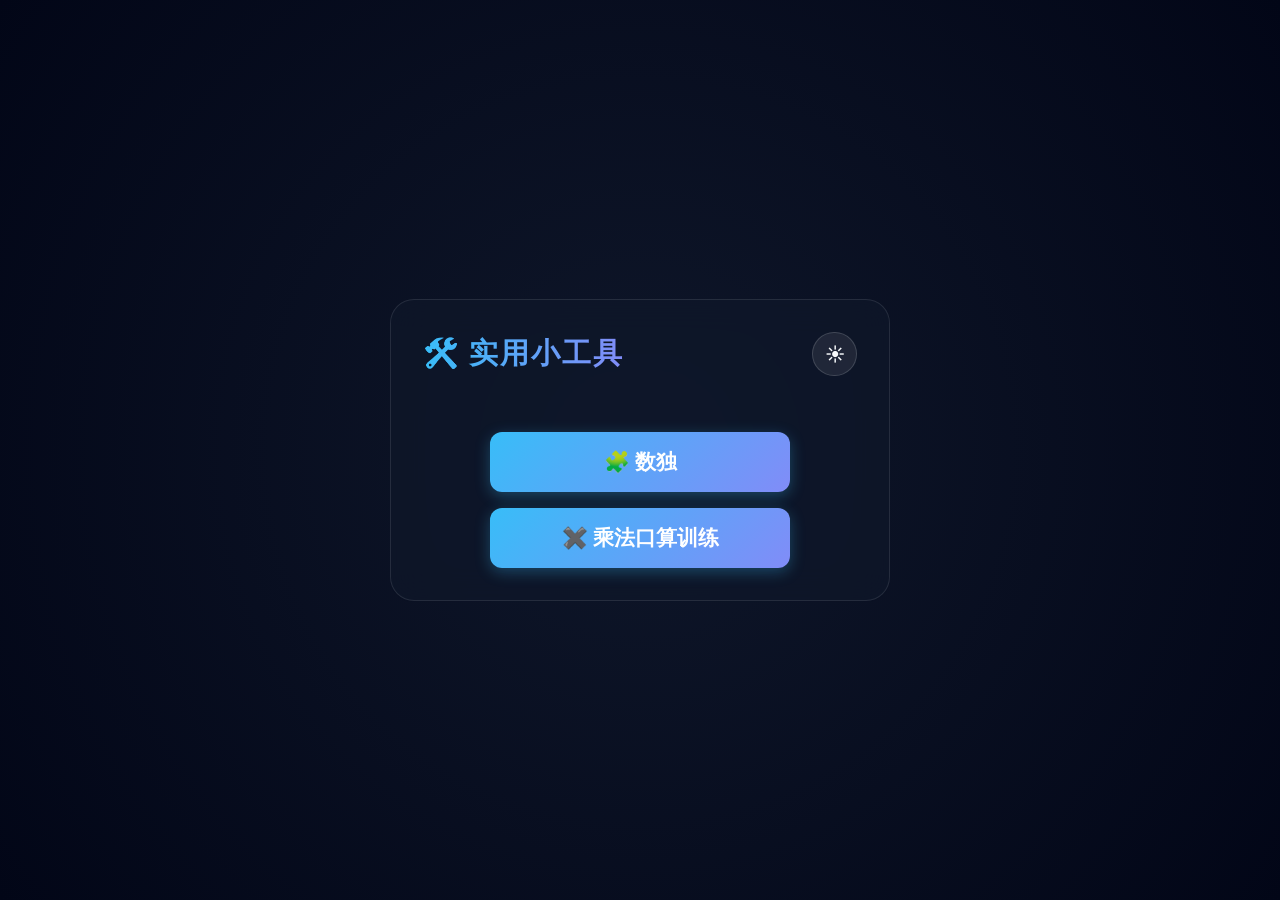
<file: index.html>
<!DOCTYPE html>
<html lang="zh-CN">
<head>
  <meta charset="UTF-8">
  <meta name="viewport" content="width=device-width, initial-scale=1.0, maximum-scale=1.0, user-scalable=no">
  <title>实用小工具集</title>
  <link rel="preconnect" href="https://fonts.googleapis.com">
  <link rel="preconnect" href="https://fonts.gstatic.com" crossorigin>
  <link href="https://fonts.googleapis.com/css2?family=Inter:wght@400;500;600;700&display=swap" rel="stylesheet">
  <link rel="stylesheet" href="style.css">
  <style>
    .tools-list {
      display: flex;
      flex-direction: column;
      align-items: center;
      gap: 1rem;
      margin-top: 2rem;
    }
    
    a.btn {
      text-decoration: none;
    }
  </style>
</head>
<body>
  <div class="game-container">
    <div style="display: flex; justify-content: space-between; align-items: center;">
      <h1>🛠️ 实用小工具</h1>
      <button class="btn" onclick="toggleTheme()" style="padding: 0.4rem; font-size: 1.2rem; border-radius: 50%; width: 2.8rem; height: 2.8rem; flex-shrink: 0;" id="theme-btn">☀️</button>
    </div>
    
    <div class="tools-list">
      <a href="shudu.html" class="btn btn-block primary">
        🧩 数独
      </a>
      <a href="3xia-product.html" class="btn btn-block primary">
        ✖️ 乘法口算训练
      </a>
    </div>
  </div>

  <script>
    function initTheme() {
      if (localStorage.getItem('theme') === 'light') {
        document.documentElement.classList.add('light-mode');
        document.getElementById('theme-btn').textContent = '🌙';
      }
    }

    function toggleTheme() {
      const isLight = document.documentElement.classList.toggle('light-mode');
      document.getElementById('theme-btn').textContent = isLight ? '🌙' : '☀️';
      localStorage.setItem('theme', isLight ? 'light' : 'dark');
    }

    initTheme();
  </script>
</body>
</html>
</file>
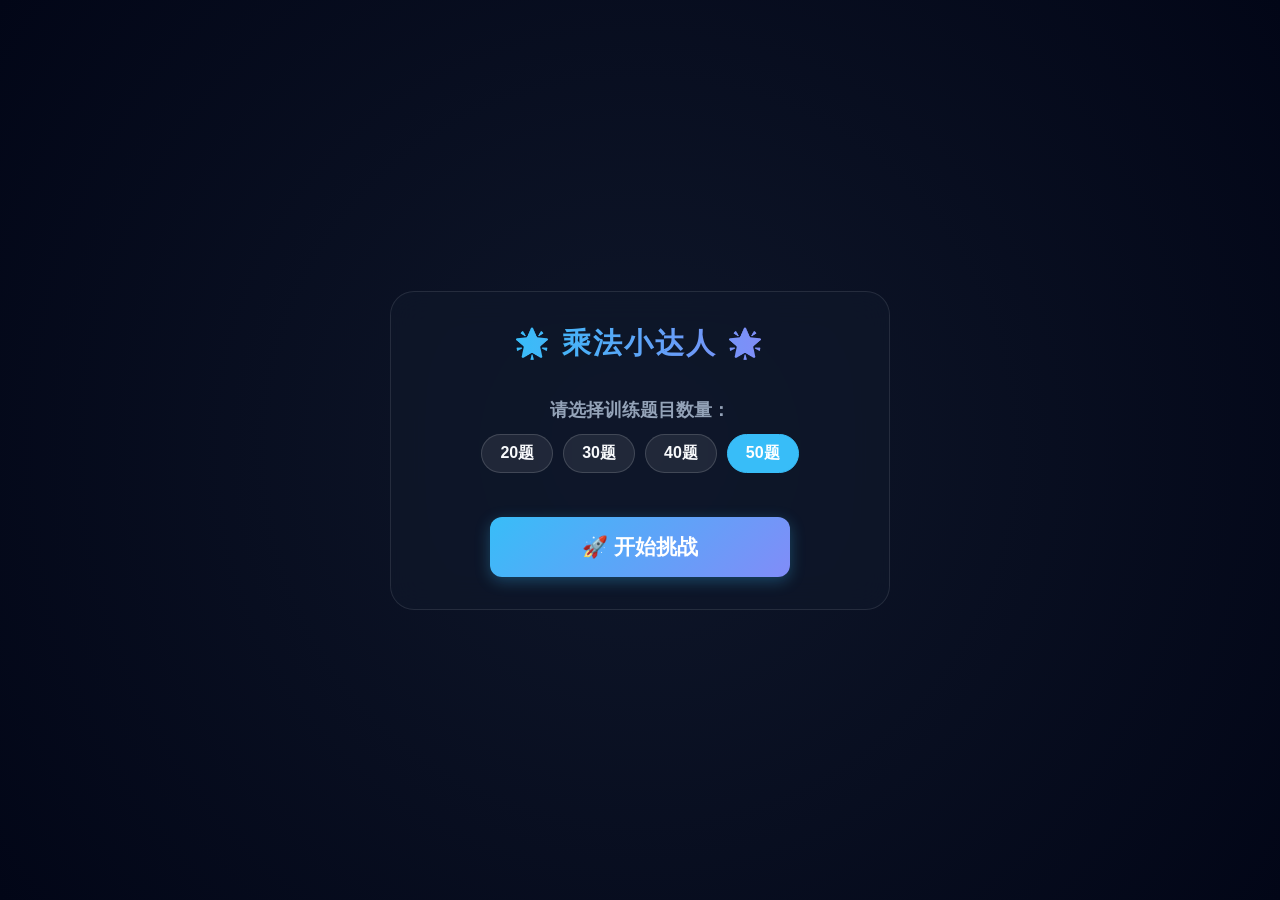
<file: 3xia-product.html>
<!DOCTYPE html>
<html lang="zh-CN">
<head>
  <meta charset="UTF-8">
  <meta name="viewport" content="width=device-width, initial-scale=1.0, maximum-scale=1.0, user-scalable=no">
  <title>小学生乘法口算训练</title>
  <link rel="stylesheet" href="style.css">
  <style>
    .screen {
      display: flex;
      flex-direction: column;
      align-items: center;
      justify-content: center;
      width: 100%;
    }

    .options-group {
      display: flex;
      justify-content: center;
      gap: 10px;
      margin-bottom: 20px;
      flex-wrap: wrap;
    }
    .options-group input[type="radio"] {
      display: none;
    }
    .option-btn {
      display: inline-block;
      padding: 8px 18px;
      background: var(--btn-bg);
      border: 1px solid var(--btn-border);
      border-radius: 20px;
      cursor: pointer;
      transition: all 0.2s;
      font-weight: bold;
      color: var(--text-main);
    }
    .options-group input[type="radio"]:checked + .option-btn {
      background: var(--color-input);
      color: #fff;
      border-color: var(--color-input);
    }

    .progress-bar-container {
      width: 100%;
      height: 12px;
      background: rgba(0,0,0,0.1);
      border-radius: 10px;
      margin-bottom: 15px;
      overflow: hidden;
    }

    .progress-bar {
      height: 100%;
      width: 0%;
      background: var(--color-input);
      border-radius: 10px;
      transition: width 0.4s;
    }

    .question-row {
      display: flex;
      align-items: center;
      justify-content: center;
      font-size: clamp(2rem, 8vw, 3.5rem);
      font-weight: 700;
      color: var(--text-main);
      margin: 30px 0;
      flex-wrap: wrap;
    }

    .input-field {
      font-family: inherit;
      font-size: clamp(2rem, 8vw, 3rem);
      font-weight: 700;
      width: clamp(100px, 25vw, 150px);
      text-align: center;
      border: 2px solid var(--border-color);
      border-radius: 16px;
      padding: 5px 10px;
      margin: 10px;
      background: var(--cell-bg);
      color: var(--text-main);
      outline: none;
      transition: all 0.3s ease;
    }

    .input-field:focus {
      border-color: var(--color-input);
    }

    input[type=number]::-webkit-inner-spin-button, 
    input[type=number]::-webkit-outer-spin-button { 
      -webkit-appearance: none; 
      margin: 0; 
    }
    input[type=number] {
      -moz-appearance: textfield;
    }

    @keyframes shake {
      0%, 100% { transform: translateX(0); }
      20% { transform: translateX(-12px); }
      40% { transform: translateX(12px); }
      60% { transform: translateX(-6px); }
      80% { transform: translateX(6px); }
    }

    .error-shake {
      animation: shake 0.4s cubic-bezier(0.36, 0.07, 0.19, 0.97) both;
      border-color: var(--color-error) !important;
      color: var(--color-error) !important;
    }

    .correct-flash {
      background-color: rgba(34, 197, 94, 0.2) !important;
      border-color: var(--color-success) !important;
      color: var(--color-success) !important;
    }

    .flower {
      position: fixed;
      z-index: 1000;
      pointer-events: none;
      animation-timing-function: linear;
      animation-fill-mode: forwards;
    }

    @keyframes fall {
      0% { transform: translateY(0) rotate(0deg); opacity: 1; }
      100% { transform: translateY(115vh) rotate(720deg); opacity: 0; }
    }
  </style>
</head>
<body>

  <div id="start-screen" class="game-container screen">
    <h1>🌟 乘法小达人 🌟</h1>
    
    <div style="width: 100%; margin-top: 10px;">
      <div style="color: var(--text-muted); font-size: 1.1rem; margin-bottom: 12px; font-weight: bold; text-align: center;">请选择训练题目数量：</div>
      <div class="options-group">
        <input type="radio" id="q20" name="qCount" value="20"><label for="q20" class="option-btn">20题</label>
        <input type="radio" id="q30" name="qCount" value="30"><label for="q30" class="option-btn">30题</label>
        <input type="radio" id="q40" name="qCount" value="40"><label for="q40" class="option-btn">40题</label>
        <input type="radio" id="q50" name="qCount" value="50" checked><label for="q50" class="option-btn">50题</label>
      </div>
    </div>
    
    <button class="btn btn-block primary" onclick="startPractice()">🚀 开始挑战</button>
  </div>

  <div id="practice-screen" class="game-container screen" style="display: none;">
    <div class="progress-bar-container">
      <div id="progress-bar" class="progress-bar"></div>
    </div>
    <div id="progress" style="font-size: 1.3rem; color: var(--text-muted); margin-bottom: 10px; font-weight: bold;"></div>
    
    <div class="question-row">
      <span id="question-text"></span>
      <input type="number" id="answer-input" class="input-field" />
    </div>
    
    <button id="next-btn" class="btn btn-block primary" onclick="nextQuestion()">下一题 ➡️</button>
  </div>

  <div id="result-screen" class="game-container screen" style="display: none;">
    <h1>🏆 挑战结束 🏆</h1>
    
    <div id="result-text" style="font-size: 3rem; font-weight: 900; color: var(--color-input); margin: 10px 0;"></div>
    
    <div style="background: var(--btn-bg); border: 1px solid var(--btn-border); border-radius: 15px; padding: 15px 25px; margin-bottom: 20px; font-size: 1.1rem; color: var(--text-main); text-align: left; display: inline-block;">
      <div style="margin-bottom: 8px;">📝 题目数量：<strong id="stat-count" style="color: var(--color-input);"></strong> 题</div>
      <div style="margin-bottom: 8px;">⏱️ 所耗时间：<strong id="stat-duration" style="color: var(--color-input);"></strong></div>
      <div>📅 完卷时间：<strong id="stat-datetime" style="color: var(--color-input);"></strong></div>
    </div>

    <div id="success-msg" style="font-size: 2.2rem; color: var(--color-success); font-weight: bold; margin-bottom: 25px; display: none;"></div>
    
    <button id="correction-btn" class="btn btn-block primary" onclick="startCorrection()" style="display: none; margin-top: 0; margin-bottom: 15px; background: linear-gradient(135deg, #f43f5e, #ef4444);">✏️ 练习错题</button>
    
    <button class="btn btn-block" onclick="goToStart()">🔄 返回主页</button>
  </div>

  <div id="correction-screen" class="game-container screen" style="display: none;">
    <h2 style="color: var(--color-error); margin-top: 0; font-size: 2.2rem;">📝 错题练习</h2>
    <div id="correction-progress" style="font-size: 1.2rem; color: var(--text-muted); margin-bottom: 10px; font-weight: bold;"></div>
    
    <div class="question-row">
      <span id="correction-question"></span>
      <input type="number" id="correction-input" class="input-field" />
    </div>
    
    <button class="btn btn-block primary" onclick="checkCorrection()">确认 ➡️</button>
  </div>

  <script>
    function initTheme() {
      if (localStorage.getItem('theme') === 'light') {
        document.documentElement.classList.add('light-mode');
      }
    }
    initTheme();

    const D1 = [0, 2, 3, 4, 5, 6, 7, 8, 9];
    
    function getRandom(arr) { return arr[Math.floor(Math.random() * arr.length)]; }
    function getD2() { return Math.floor(Math.random() * 90) + 10; } // 10..99
    function getM10(maxK) { return (Math.floor(Math.random() * maxK) + 1) * 10; } 
    function getM100(maxK) { return (Math.floor(Math.random() * maxK) + 1) * 100; }

    function generateQuestion(type) {
      let attempts = 0;
      while (true) {
        attempts++;
        if (attempts > 2000) return { num1: 2, num2: 3, answer: 6, userAns: null }; // Fallback
        
        let a, b;
        switch (type) {
          case 1: a = getRandom(D1); b = getRandom(D1); break; // 一位数乘一位数
          case 2: a = getD2(); b = getRandom(D1); break; // 两位数乘一位数
          case 3: a = getM10(999); b = getRandom(D1); break; // 整十数乘一位数
          case 4: a = getM10(99); b = getM10(99); break; // 整十数乘整十数
          case 5: a = getM100(99); b = getRandom(D1); break; // 整百数乘一位数
          case 6: a = getM100(9); b = getD2(); break; // 整百数乘两位数
        }
        
        if (a * b < 10000) {
          if (Math.random() > 0.5) return { num1: b, num2: a, answer: a * b, userAns: null };
          return { num1: a, num2: b, answer: a * b, userAns: null };
        }
      }
    }

    let questions = [];
    let currentIndex = 0;
    let wrongQuestions = [];
    let correctionIndex = 0;
    let mode = 'START'; // START | PRACTICE | RESULT | CORRECTION
    let startTime = null;
    let totalQuestionsSelected = 50;

    function formatDuration(ms) {
      let totalSec = Math.floor(ms / 1000);
      let min = Math.floor(totalSec / 60);
      let sec = totalSec % 60;
      if (min > 0) return `${min} 分 ${sec} 秒`;
      return `${sec} 秒`;
    }

    function formatDate(date) {
      let y = date.getFullYear();
      let m = String(date.getMonth() + 1).padStart(2, '0');
      let d = String(date.getDate()).padStart(2, '0');
      let hh = String(date.getHours()).padStart(2, '0');
      let mm = String(date.getMinutes()).padStart(2, '0');
      let ss = String(date.getSeconds()).padStart(2, '0');
      return `${y}-${m}-${d} ${hh}:${mm}:${ss}`;
    }

    function goToStart() {
      document.getElementById('start-screen').style.display = 'flex';
      document.getElementById('result-screen').style.display = 'none';
      document.getElementById('practice-screen').style.display = 'none';
      document.getElementById('correction-screen').style.display = 'none';
      mode = 'START';
    }

    function startPractice() {
      let selected = document.querySelector('input[name="qCount"]:checked');
      if (selected) {
        totalQuestionsSelected = parseInt(selected.value, 10);
      } else {
        totalQuestionsSelected = 50; // fallback
      }
      
      // Ensure equal distribution of the 6 question types
      let typesArray = [];
      for (let i = 0; i < totalQuestionsSelected; i++) {
        typesArray.push((i % 6) + 1);
      }
      // Shuffle types array
      for (let i = typesArray.length - 1; i > 0; i--) {
        let j = Math.floor(Math.random() * (i + 1));
        [typesArray[i], typesArray[j]] = [typesArray[j], typesArray[i]];
      }

      questions = [];
      for (let i = 0; i < totalQuestionsSelected; i++) {
        questions.push(generateQuestion(typesArray[i]));
      }
      
      currentIndex = 0;
      mode = 'PRACTICE';
      startTime = new Date();
      
      document.getElementById('start-screen').style.display = 'none';
      document.getElementById('result-screen').style.display = 'none';
      document.getElementById('practice-screen').style.display = 'flex';
      
      renderQuestion();
    }

    function renderQuestion() {
      let q = questions[currentIndex];
      document.getElementById('progress').innerText = `第 ${currentIndex + 1} / ${totalQuestionsSelected} 题`;
      document.getElementById('progress-bar').style.width = ((currentIndex / totalQuestionsSelected) * 100) + '%';
      
      document.getElementById('question-text').innerText = `${q.num1} × ${q.num2} = `;
      
      let input = document.getElementById('answer-input');
      input.value = '';
      
      let btn = document.getElementById('next-btn');
      if (currentIndex === totalQuestionsSelected - 1) {
        btn.innerText = '提交 ✅';
      } else {
        btn.innerText = '下一题 ➡️';
      }
      
      setTimeout(() => input.focus(), 50);
    }

    function nextQuestion() {
      let input = document.getElementById('answer-input');
      let valStr = input.value.trim();
      
      if (valStr === '') {
        input.classList.add('error-shake');
        setTimeout(() => input.classList.remove('error-shake'), 400);
        return;
      }
      
      questions[currentIndex].userAns = parseInt(valStr, 10);
      
      if (currentIndex < totalQuestionsSelected - 1) {
        currentIndex++;
        renderQuestion();
      } else {
        document.getElementById('progress-bar').style.width = '100%';
        showResult();
      }
    }

    function showResult() {
      mode = 'RESULT';
      document.getElementById('practice-screen').style.display = 'none';
      document.getElementById('result-screen').style.display = 'flex';
      
      let endTime = new Date();
      let durationMs = endTime - startTime;
      
      wrongQuestions = questions.filter(q => q.userAns !== q.answer);
      let correctCount = totalQuestionsSelected - wrongQuestions.length;
      let accuracy = (correctCount / totalQuestionsSelected) * 100;
      
      document.getElementById('result-text').innerText = `正确率: ${accuracy.toFixed(1)}%`;
      document.getElementById('stat-count').innerText = totalQuestionsSelected;
      document.getElementById('stat-duration').innerText = formatDuration(durationMs);
      document.getElementById('stat-datetime').innerText = formatDate(endTime);
      
      let correctionBtn = document.getElementById('correction-btn');
      let successMsg = document.getElementById('success-msg');
      
      if (accuracy === 100) {
        successMsg.style.display = 'block';
        successMsg.innerHTML = '全对！<br>太棒了！';
        correctionBtn.style.display = 'none';
        showFlowers();
      } else {
        successMsg.style.display = 'none';
        correctionBtn.style.display = 'inline-block';
      }
    }

    function showFlowers() {
      const flowers = ['🌸', '🌺', '🌻', '🌼', '🌷', '🏵️', '🌹', '✨', '🎉', '💯'];
      let count = 0;
      let interval = setInterval(() => {
        let flower = document.createElement('div');
        flower.innerText = getRandom(flowers);
        flower.className = 'flower';
        flower.style.left = Math.random() * 100 + 'vw';
        flower.style.top = '-10vh';
        flower.style.fontSize = (Math.random() * 25 + 25) + 'px';
        
        flower.style.animationName = 'fall';
        flower.style.animationDuration = (Math.random() * 2 + 2) + 's';
        
        document.body.appendChild(flower);
        
        setTimeout(() => {
          flower.remove();
        }, 4000);
        
        count++;
        if (count > 120) clearInterval(interval);
      }, 25);
    }

    function startCorrection() {
      mode = 'CORRECTION';
      correctionIndex = 0;
      document.getElementById('result-screen').style.display = 'none';
      document.getElementById('correction-screen').style.display = 'flex';
      renderCorrection();
    }

    function renderCorrection() {
      if (correctionIndex >= wrongQuestions.length) {
        document.getElementById('correction-screen').style.display = 'none';
        document.getElementById('result-screen').style.display = 'flex';
        document.getElementById('result-text').innerText = '错题已全部改正！';
        document.getElementById('correction-btn').style.display = 'none';
        
        let successMsg = document.getElementById('success-msg');
        successMsg.style.display = 'block';
        successMsg.innerHTML = '棒棒哒！🎉';
        
        showFlowers();
        return;
      }
      
      let q = wrongQuestions[correctionIndex];
      document.getElementById('correction-progress').innerText = `错题练习: 第 ${correctionIndex + 1} / ${wrongQuestions.length} 题`;
      document.getElementById('correction-question').innerText = `${q.num1} × ${q.num2} = `;
      
      let input = document.getElementById('correction-input');
      input.value = '';
      input.classList.remove('correct-flash', 'error-shake');
      input.style.color = '';
      input.disabled = false;
      
      setTimeout(() => input.focus(), 50);
    }

    function checkCorrection() {
      let input = document.getElementById('correction-input');
      let val = parseInt(input.value.trim(), 10);
      
      if (isNaN(val)) {
        input.classList.add('error-shake');
        setTimeout(() => input.classList.remove('error-shake'), 400);
        return;
      }
      
      let q = wrongQuestions[correctionIndex];
      if (val === q.answer) {
        input.classList.add('correct-flash');
        input.disabled = true;
        setTimeout(() => {
          input.classList.remove('correct-flash');
          input.disabled = false;
          correctionIndex++;
          renderCorrection();
        }, 600);
      } else {
        input.classList.add('error-shake');
        setTimeout(() => {
          input.classList.remove('error-shake');
          input.value = '';
          input.focus();
        }, 600);
      }
    }

    document.addEventListener('keydown', (e) => {
      if (e.key === 'Enter') {
        if (mode === 'PRACTICE' && document.getElementById('practice-screen').style.display !== 'none') {
          nextQuestion();
        } else if (mode === 'CORRECTION' && document.getElementById('correction-screen').style.display !== 'none') {
          checkCorrection();
        }
      }
    });

  </script>
</body>
</html>
</file>
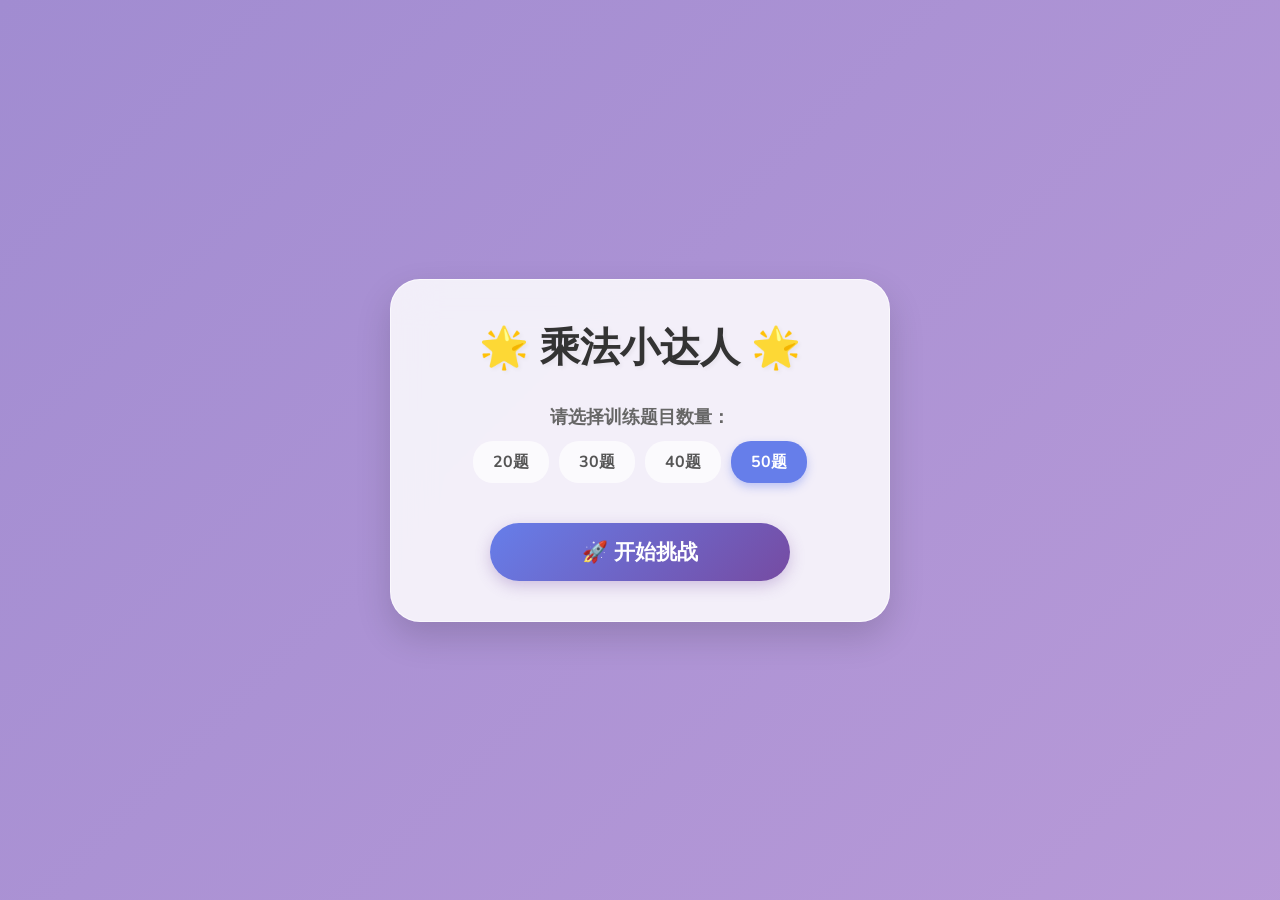
<file: math_practice.html>
<!DOCTYPE html>
<html lang="zh-CN">
<head>
  <meta charset="UTF-8">
  <meta name="viewport" content="width=device-width, initial-scale=1.0, maximum-scale=1.0, user-scalable=no">
  <title>小学生乘法口算训练</title>
  <style>
    @import url('https://fonts.googleapis.com/css2?family=Nunito:wght@400;700;900&display=swap');

    * {
      box-sizing: border-box;
    }

    body {
      margin: 0;
      min-height: 100vh;
      display: flex;
      justify-content: center;
      align-items: center;
      font-family: 'Nunito', 'Segoe UI', Tahoma, Geneva, Verdana, sans-serif;
      background: linear-gradient(135deg, #a18cd1 0%, #fbc2eb 100%, #ff9a9e 100%);
      background-size: 400% 400%;
      animation: gradientBG 15s ease infinite;
      overflow: hidden; 
    }

    @keyframes gradientBG {
      0% { background-position: 0% 50%; }
      50% { background-position: 100% 50%; }
      100% { background-position: 0% 50%; }
    }

    .card {
      background: rgba(255, 255, 255, 0.85);
      backdrop-filter: blur(20px);
      -webkit-backdrop-filter: blur(20px);
      border-radius: 30px;
      border: 1px solid rgba(255, 255, 255, 0.6);
      box-shadow: 0 15px 35px rgba(0,0,0,0.15);
      padding: 40px 30px;
      text-align: center;
      width: 90%;
      max-width: 500px;
      position: relative;
      z-index: 10;
    }

    .screen {
      display: flex;
      flex-direction: column;
      align-items: center;
      justify-content: center;
    }

    h1 {
      font-size: 2.5rem;
      color: #333;
      margin-top: 0;
      margin-bottom: 20px;
      font-weight: 900;
      text-shadow: 2px 2px 4px rgba(0,0,0,0.05);
    }

    .btn {
      background: linear-gradient(135deg, #667eea 0%, #764ba2 100%);
      color: white;
      border: none;
      padding: 15px 40px;
      font-size: 1.3rem;
      border-radius: 50px;
      cursor: pointer;
      box-shadow: 0 5px 15px rgba(118, 75, 162, 0.3);
      transition: all 0.3s ease;
      font-weight: 700;
      margin-top: 20px;
      width: 100%;
      max-width: 300px;
    }

    .btn:hover {
      transform: translateY(-3px);
      box-shadow: 0 8px 25px rgba(118, 75, 162, 0.4);
    }

    .btn:active {
      transform: translateY(1px);
    }

    .options-group {
      display: flex;
      justify-content: center;
      gap: 10px;
      margin-bottom: 20px;
      flex-wrap: wrap;
    }
    .options-group input[type="radio"] {
      display: none;
    }
    .option-btn {
      display: inline-block;
      padding: 8px 18px;
      background: rgba(255,255,255,0.7);
      border-radius: 20px;
      cursor: pointer;
      transition: all 0.2s;
      font-weight: bold;
      color: #555;
      border: 2px solid transparent;
    }
    .options-group input[type="radio"]:checked + .option-btn {
      background: #667eea;
      color: #fff;
      box-shadow: 0 4px 10px rgba(102,126,234,0.4);
    }

    .progress-bar-container {
      width: 100%;
      height: 12px;
      background: rgba(0,0,0,0.08);
      border-radius: 10px;
      margin-bottom: 15px;
      overflow: hidden;
      box-shadow: inset 0 1px 3px rgba(0,0,0,0.1);
    }

    .progress-bar {
      height: 100%;
      width: 0%;
      background: linear-gradient(90deg, #4facfe, #00f2fe);
      border-radius: 10px;
      transition: width 0.4s cubic-bezier(0.4, 0, 0.2, 1);
    }

    .question-row {
      display: flex;
      align-items: center;
      justify-content: center;
      font-size: clamp(2.5rem, 8vw, 3.5rem);
      font-weight: 900;
      color: #2c3e50;
      margin: 30px 0;
      flex-wrap: nowrap;
      white-space: nowrap;
    }

    .input-field {
      font-family: 'Nunito', sans-serif;
      font-size: clamp(2rem, 8vw, 3rem);
      font-weight: 700;
      width: clamp(120px, 30vw, 160px);
      text-align: center;
      border: 3px solid #e0e0e0;
      border-radius: 20px;
      padding: 5px 10px;
      margin-left: 15px;
      background: rgba(255, 255, 255, 0.9);
      outline: none;
      transition: all 0.3s ease;
      color: #2c3e50;
      box-shadow: inset 0 2px 5px rgba(0,0,0,0.05);
    }

    .input-field:focus {
      border-color: #667eea;
      box-shadow: 0 0 0 4px rgba(102, 126, 234, 0.2);
    }

    /* Hide arrows in number input */
    input[type=number]::-webkit-inner-spin-button, 
    input[type=number]::-webkit-outer-spin-button { 
      -webkit-appearance: none; 
      margin: 0; 
    }
    input[type=number] {
      -moz-appearance: textfield;
    }

    @keyframes shake {
      0%, 100% { transform: translateX(0); }
      20% { transform: translateX(-12px); }
      40% { transform: translateX(12px); }
      60% { transform: translateX(-6px); }
      80% { transform: translateX(6px); }
    }

    .error-shake {
      animation: shake 0.4s cubic-bezier(0.36, 0.07, 0.19, 0.97) both;
      border-color: #ff4d4f !important;
      color: #ff4d4f !important;
      box-shadow: 0 0 0 4px rgba(255, 77, 79, 0.2) !important;
    }

    .correct-flash {
      background-color: #d4edda !important;
      border-color: #28a745 !important;
      color: #155724 !important;
      box-shadow: 0 0 0 4px rgba(40, 167, 69, 0.2) !important;
    }

    .flower {
      position: fixed;
      z-index: 1000;
      pointer-events: none;
      animation-timing-function: linear;
      animation-fill-mode: forwards;
    }

    @keyframes fall {
      0% { transform: translateY(0) rotate(0deg); opacity: 1; }
      100% { transform: translateY(115vh) rotate(720deg); opacity: 0; }
    }
  </style>
</head>
<body>

  <div id="start-screen" class="card screen">
    <h1>🌟 乘法小达人 🌟</h1>
    
    <div style="width: 100%; margin-top: 10px;">
      <div style="color: #666; font-size: 1.1rem; margin-bottom: 12px; font-weight: bold;">请选择训练题目数量：</div>
      <div class="options-group">
        <input type="radio" id="q20" name="qCount" value="20"><label for="q20" class="option-btn">20题</label>
        <input type="radio" id="q30" name="qCount" value="30"><label for="q30" class="option-btn">30题</label>
        <input type="radio" id="q40" name="qCount" value="40"><label for="q40" class="option-btn">40题</label>
        <input type="radio" id="q50" name="qCount" value="50" checked><label for="q50" class="option-btn">50题</label>
      </div>
    </div>
    
    <button class="btn" onclick="startPractice()">🚀 开始挑战</button>
  </div>

  <div id="practice-screen" class="card screen" style="display: none;">
    <div class="progress-bar-container">
      <div id="progress-bar" class="progress-bar"></div>
    </div>
    <div id="progress" style="font-size: 1.3rem; color: #666; margin-bottom: 10px; font-weight: bold;"></div>
    
    <div class="question-row">
      <span id="question-text"></span>
      <input type="number" id="answer-input" class="input-field" />
    </div>
    
    <button id="next-btn" class="btn" onclick="nextQuestion()">下一题 ➡️</button>
  </div>

  <div id="result-screen" class="card screen" style="display: none;">
    <h1>🏆 挑战结束 🏆</h1>
    
    <div id="result-text" style="font-size: 3rem; font-weight: 900; color: #764ba2; margin: 10px 0;"></div>
    
    <div style="background: rgba(255,255,255,0.7); border-radius: 15px; padding: 15px 25px; margin-bottom: 20px; font-size: 1.1rem; color: #444; text-align: left; display: inline-block; box-shadow: 0 4px 10px rgba(0,0,0,0.05);">
      <div style="margin-bottom: 8px;">📝 题目数量：<strong id="stat-count" style="color: #2c3e50;"></strong> 题</div>
      <div style="margin-bottom: 8px;">⏱️ 所耗时间：<strong id="stat-duration" style="color: #2c3e50;"></strong></div>
      <div>📅 完卷时间：<strong id="stat-datetime" style="color: #2c3e50;"></strong></div>
    </div>

    <div id="success-msg" style="font-size: 2.2rem; color: #ff6b6b; font-weight: bold; margin-bottom: 25px; display: none;"></div>
    
    <button id="correction-btn" class="btn" onclick="startCorrection()" style="background: linear-gradient(135deg, #ff9a9e 0%, #fecfef 100%); color: #333; box-shadow: 0 5px 15px rgba(255, 154, 158, 0.4); display: none; margin-top: 0;">✏️ 练习错题</button>
    
    <button class="btn" onclick="goToStart()" style="background: linear-gradient(135deg, #4facfe 0%, #00f2fe 100%); box-shadow: 0 5px 15px rgba(79, 172, 254, 0.4); margin-top: 15px;">🔄 返回主页</button>
  </div>

  <div id="correction-screen" class="card screen" style="display: none;">
    <h2 style="color: #ff6b6b; margin-top: 0; font-size: 2.2rem;">📝 错题练习</h2>
    <div id="correction-progress" style="font-size: 1.2rem; color: #666; margin-bottom: 10px; font-weight: bold;"></div>
    
    <div class="question-row">
      <span id="correction-question"></span>
      <input type="number" id="correction-input" class="input-field" />
    </div>
    
    <button class="btn" onclick="checkCorrection()">确认 ➡️</button>
  </div>

  <script>
    const D1 = [0, 2, 3, 4, 5, 6, 7, 8, 9];
    
    function getRandom(arr) { return arr[Math.floor(Math.random() * arr.length)]; }
    function getD2() { return Math.floor(Math.random() * 90) + 10; } // 10..99
    function getM10(maxK) { return (Math.floor(Math.random() * maxK) + 1) * 10; } 
    function getM100(maxK) { return (Math.floor(Math.random() * maxK) + 1) * 100; }

    function generateQuestion(type) {
      let attempts = 0;
      while (true) {
        attempts++;
        if (attempts > 2000) return { num1: 2, num2: 3, answer: 6, userAns: null }; // Fallback
        
        let a, b;
        switch (type) {
          case 1: a = getRandom(D1); b = getRandom(D1); break; // 一位数乘一位数
          case 2: a = getD2(); b = getRandom(D1); break; // 两位数乘一位数
          case 3: a = getM10(999); b = getRandom(D1); break; // 整十数乘一位数
          case 4: a = getM10(99); b = getM10(99); break; // 整十数乘整十数
          case 5: a = getM100(99); b = getRandom(D1); break; // 整百数乘一位数
          case 6: a = getM100(9); b = getD2(); break; // 整百数乘两位数
        }
        
        if (a * b < 10000) {
          if (Math.random() > 0.5) return { num1: b, num2: a, answer: a * b, userAns: null };
          return { num1: a, num2: b, answer: a * b, userAns: null };
        }
      }
    }

    let questions = [];
    let currentIndex = 0;
    let wrongQuestions = [];
    let correctionIndex = 0;
    let mode = 'START'; // START | PRACTICE | RESULT | CORRECTION
    let startTime = null;
    let totalQuestionsSelected = 50;

    function formatDuration(ms) {
      let totalSec = Math.floor(ms / 1000);
      let min = Math.floor(totalSec / 60);
      let sec = totalSec % 60;
      if (min > 0) return `${min} 分 ${sec} 秒`;
      return `${sec} 秒`;
    }

    function formatDate(date) {
      let y = date.getFullYear();
      let m = String(date.getMonth() + 1).padStart(2, '0');
      let d = String(date.getDate()).padStart(2, '0');
      let hh = String(date.getHours()).padStart(2, '0');
      let mm = String(date.getMinutes()).padStart(2, '0');
      let ss = String(date.getSeconds()).padStart(2, '0');
      return `${y}-${m}-${d} ${hh}:${mm}:${ss}`;
    }

    function goToStart() {
      document.getElementById('start-screen').style.display = 'flex';
      document.getElementById('result-screen').style.display = 'none';
      document.getElementById('practice-screen').style.display = 'none';
      document.getElementById('correction-screen').style.display = 'none';
      mode = 'START';
    }

    function startPractice() {
      let selected = document.querySelector('input[name="qCount"]:checked');
      if (selected) {
        totalQuestionsSelected = parseInt(selected.value, 10);
      } else {
        totalQuestionsSelected = 50; // fallback
      }
      
      // Ensure equal distribution of the 6 question types
      let typesArray = [];
      for (let i = 0; i < totalQuestionsSelected; i++) {
        typesArray.push((i % 6) + 1);
      }
      // Shuffle types array
      for (let i = typesArray.length - 1; i > 0; i--) {
        let j = Math.floor(Math.random() * (i + 1));
        [typesArray[i], typesArray[j]] = [typesArray[j], typesArray[i]];
      }

      questions = [];
      for (let i = 0; i < totalQuestionsSelected; i++) {
        questions.push(generateQuestion(typesArray[i]));
      }
      
      currentIndex = 0;
      mode = 'PRACTICE';
      startTime = new Date();
      
      document.getElementById('start-screen').style.display = 'none';
      document.getElementById('result-screen').style.display = 'none';
      document.getElementById('practice-screen').style.display = 'flex';
      
      renderQuestion();
    }

    function renderQuestion() {
      let q = questions[currentIndex];
      document.getElementById('progress').innerText = `第 ${currentIndex + 1} / ${totalQuestionsSelected} 题`;
      document.getElementById('progress-bar').style.width = ((currentIndex / totalQuestionsSelected) * 100) + '%';
      
      document.getElementById('question-text').innerText = `${q.num1} × ${q.num2} = `;
      
      let input = document.getElementById('answer-input');
      input.value = '';
      
      let btn = document.getElementById('next-btn');
      if (currentIndex === totalQuestionsSelected - 1) {
        btn.innerText = '提交 ✅';
      } else {
        btn.innerText = '下一题 ➡️';
      }
      
      setTimeout(() => input.focus(), 50);
    }

    function nextQuestion() {
      let input = document.getElementById('answer-input');
      let valStr = input.value.trim();
      
      if (valStr === '') {
        input.classList.add('error-shake');
        setTimeout(() => input.classList.remove('error-shake'), 400);
        return;
      }
      
      questions[currentIndex].userAns = parseInt(valStr, 10);
      
      if (currentIndex < totalQuestionsSelected - 1) {
        currentIndex++;
        renderQuestion();
      } else {
        document.getElementById('progress-bar').style.width = '100%';
        showResult();
      }
    }

    function showResult() {
      mode = 'RESULT';
      document.getElementById('practice-screen').style.display = 'none';
      document.getElementById('result-screen').style.display = 'flex';
      
      let endTime = new Date();
      let durationMs = endTime - startTime;
      
      wrongQuestions = questions.filter(q => q.userAns !== q.answer);
      let correctCount = totalQuestionsSelected - wrongQuestions.length;
      let accuracy = (correctCount / totalQuestionsSelected) * 100;
      
      document.getElementById('result-text').innerText = `正确率: ${accuracy.toFixed(1)}%`;
      document.getElementById('stat-count').innerText = totalQuestionsSelected;
      document.getElementById('stat-duration').innerText = formatDuration(durationMs);
      document.getElementById('stat-datetime').innerText = formatDate(endTime);
      
      let correctionBtn = document.getElementById('correction-btn');
      let successMsg = document.getElementById('success-msg');
      
      if (accuracy === 100) {
        successMsg.style.display = 'block';
        successMsg.innerHTML = '全对！<br>太棒了！';
        correctionBtn.style.display = 'none';
        showFlowers();
      } else {
        successMsg.style.display = 'none';
        correctionBtn.style.display = 'inline-block';
      }
    }

    function showFlowers() {
      const flowers = ['🌸', '🌺', '🌻', '🌼', '🌷', '🏵️', '🌹', '✨', '🎉', '💯'];
      let count = 0;
      let interval = setInterval(() => {
        let flower = document.createElement('div');
        flower.innerText = getRandom(flowers);
        flower.className = 'flower';
        flower.style.left = Math.random() * 100 + 'vw';
        flower.style.top = '-10vh';
        flower.style.fontSize = (Math.random() * 25 + 25) + 'px';
        
        flower.style.animationName = 'fall';
        flower.style.animationDuration = (Math.random() * 2 + 2) + 's';
        
        document.body.appendChild(flower);
        
        setTimeout(() => {
          flower.remove();
        }, 4000);
        
        count++;
        if (count > 120) clearInterval(interval);
      }, 25);
    }

    function startCorrection() {
      mode = 'CORRECTION';
      correctionIndex = 0;
      document.getElementById('result-screen').style.display = 'none';
      document.getElementById('correction-screen').style.display = 'flex';
      renderCorrection();
    }

    function renderCorrection() {
      if (correctionIndex >= wrongQuestions.length) {
        document.getElementById('correction-screen').style.display = 'none';
        document.getElementById('result-screen').style.display = 'flex';
        document.getElementById('result-text').innerText = '错题已全部改正！';
        document.getElementById('correction-btn').style.display = 'none';
        
        let successMsg = document.getElementById('success-msg');
        successMsg.style.display = 'block';
        successMsg.innerHTML = '棒棒哒！🎉';
        
        showFlowers();
        return;
      }
      
      let q = wrongQuestions[correctionIndex];
      document.getElementById('correction-progress').innerText = `错题练习: 第 ${correctionIndex + 1} / ${wrongQuestions.length} 题`;
      document.getElementById('correction-question').innerText = `${q.num1} × ${q.num2} = `;
      
      let input = document.getElementById('correction-input');
      input.value = '';
      input.classList.remove('correct-flash', 'error-shake');
      input.style.color = '';
      input.disabled = false;
      
      setTimeout(() => input.focus(), 50);
    }

    function checkCorrection() {
      let input = document.getElementById('correction-input');
      let val = parseInt(input.value.trim(), 10);
      
      if (isNaN(val)) {
        input.classList.add('error-shake');
        setTimeout(() => input.classList.remove('error-shake'), 400);
        return;
      }
      
      let q = wrongQuestions[correctionIndex];
      if (val === q.answer) {
        input.classList.add('correct-flash');
        input.disabled = true;
        setTimeout(() => {
          input.classList.remove('correct-flash');
          input.disabled = false;
          correctionIndex++;
          renderCorrection();
        }, 600);
      } else {
        input.classList.add('error-shake');
        setTimeout(() => {
          input.classList.remove('error-shake');
          input.value = '';
          input.focus();
        }, 600);
      }
    }

    document.addEventListener('keydown', (e) => {
      if (e.key === 'Enter') {
        if (mode === 'PRACTICE' && document.getElementById('practice-screen').style.display !== 'none') {
          nextQuestion();
        } else if (mode === 'CORRECTION' && document.getElementById('correction-screen').style.display !== 'none') {
          checkCorrection();
        }
      }
    });

  </script>
</body>
</html>
</file>
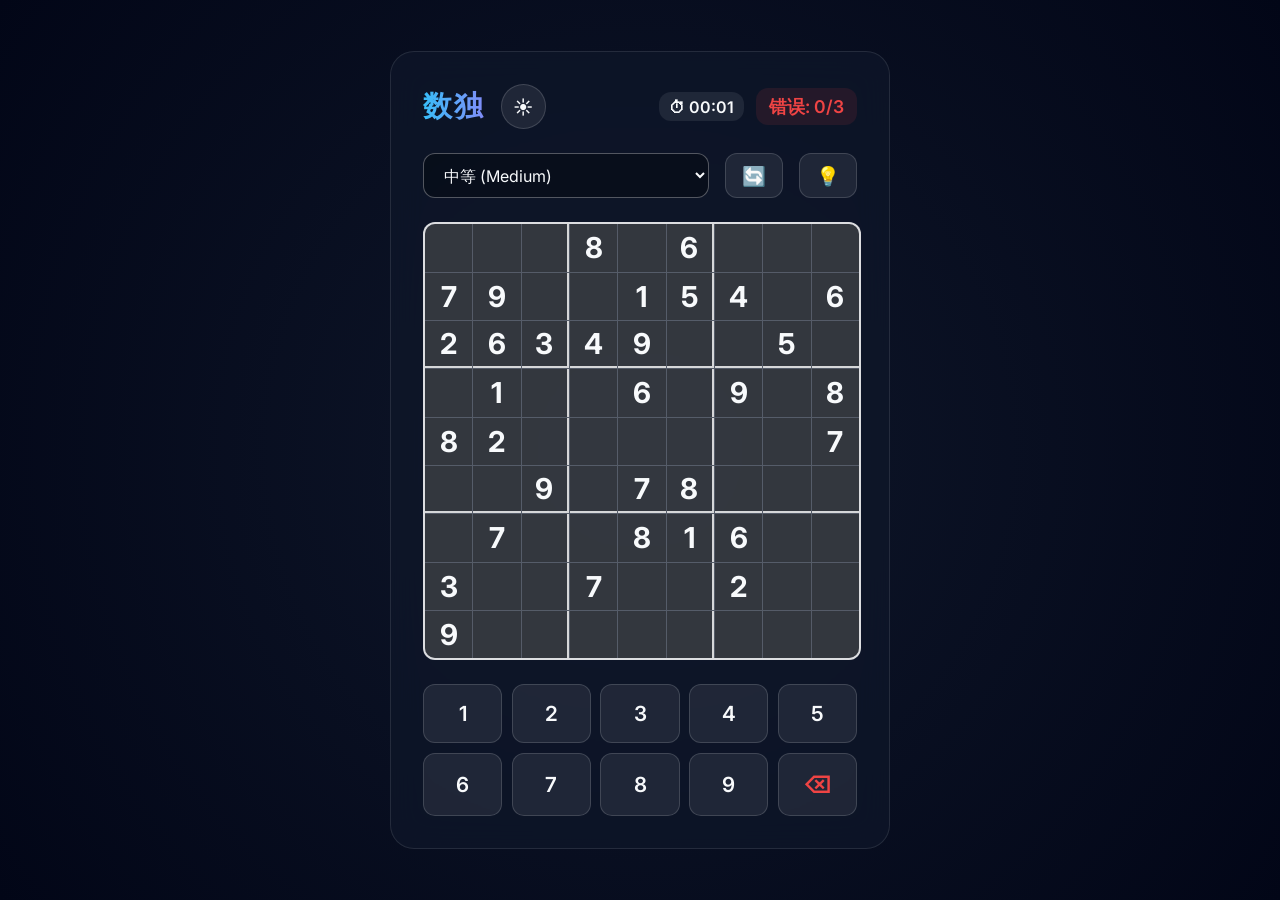
<file: shudu.html>
<!DOCTYPE html>
<html lang="en">
<head>
  <meta charset="UTF-8">
  <meta name="viewport" content="width=device-width, initial-scale=1.0, maximum-scale=1.0, user-scalable=no">
  <title>Sudoku - Static Web Game</title>
  <link rel="preconnect" href="https://fonts.googleapis.com">
  <link rel="preconnect" href="https://fonts.gstatic.com" crossorigin>
  <link href="https://fonts.googleapis.com/css2?family=Inter:wght@400;500;600;700&display=swap" rel="stylesheet">
  <link rel="stylesheet" href="style.css">
  <style>

    .header {
      display: flex;
      justify-content: space-between;
      align-items: center;
    }

    .stats {
      font-weight: 600;
      color: var(--color-error);
      font-size: 1.1rem;
      background: rgba(239, 68, 68, 0.1);
      padding: 0.4rem 0.8rem;
      border-radius: 12px;
    }

    .controls-top {
      display: flex;
      justify-content: space-between;
      gap: 1rem;
    }

    select {
      background: var(--select-bg);
      color: var(--text-main);
      border: 1px solid var(--border-color);
      padding: 0.6rem 1rem;
      border-radius: 12px;
      font-size: 1rem;
      outline: none;
      cursor: pointer;
      flex-grow: 1;
      font-family: inherit;
    }

    select option {
      background: var(--bg-color);
    }

    .grid {
      display: grid;
      grid-template-columns: repeat(9, 1fr);
      grid-template-rows: repeat(9, 1fr);
      gap: 1px;
      background-color: var(--border-color);
      border: 2px solid var(--border-thick);
      border-radius: 12px;
      overflow: hidden;
      width: 100%;
      aspect-ratio: 1;
      margin: 0 auto;
    }

    .cell {
      background: var(--cell-bg);
      display: flex;
      align-items: center;
      justify-content: center;
      font-size: min(7vw, 1.8rem);
      font-weight: 500;
      cursor: pointer;
      transition: background-color 0.15s ease, color 0.15s ease;
      color: var(--color-input);
    }

    .cell:hover {
      background: var(--cell-hover);
    }

    .cell.border-right { border-right: 2px solid var(--border-thick); }
    .cell.border-bottom { border-bottom: 2px solid var(--border-thick); }

    .cell.given {
      color: var(--color-given);
      font-weight: 700;
    }

    .cell.error {
      color: var(--color-error);
      background: rgba(239, 68, 68, 0.15);
      animation: shake 0.3s ease-in-out;
    }

    @keyframes shake {
      0%, 100% { transform: translateX(0); }
      25% { transform: translateX(-3px); }
      75% { transform: translateX(3px); }
    }

    .cell.highlighted { background: var(--cell-highlighted); }
    .cell.same-number { background: var(--cell-same); }
    .cell.selected { background: var(--cell-selected); box-shadow: var(--selected-shadow); }

    .numpad {
      display: grid;
      grid-template-columns: repeat(5, 1fr);
      gap: 0.6rem;
    }

    .btn.disabled {
      opacity: 0.3;
      pointer-events: none;
    }

    .modal-overlay {
      position: fixed;
      top: 0; left: 0; right: 0; bottom: 0;
      background: var(--modal-overlay);
      backdrop-filter: blur(8px);
      -webkit-backdrop-filter: blur(8px);
      display: flex;
      align-items: center;
      justify-content: center;
      opacity: 0;
      pointer-events: none;
      transition: opacity 0.3s;
      z-index: 100;
    }

    .modal-overlay.active {
      opacity: 1;
      pointer-events: all;
    }

    .modal {
      background: var(--panel-bg);
      padding: 3rem;
      border-radius: 24px;
      border: 1px solid rgba(255, 255, 255, 0.1);
      text-align: center;
      transform: scale(0.9);
      transition: transform 0.3s cubic-bezier(0.175, 0.885, 0.32, 1.275);
      box-shadow: 0 25px 50px -12px rgba(0, 0, 0, 0.6);
    }

    .modal-overlay.active .modal {
      transform: scale(1);
    }

    .modal h2 { margin-top: 0; font-size: 2.2rem; margin-bottom: 0.5rem; }
    .modal p { color: var(--text-muted); margin-bottom: 2rem; font-size: 1.1rem; }

    #modal-title.success {
      background: linear-gradient(to right, #22c55e, #10b981);
      -webkit-background-clip: text;
      -webkit-text-fill-color: transparent;
    }

    #modal-title.error {
      background: linear-gradient(to right, #ef4444, #f43f5e);
      -webkit-background-clip: text;
      -webkit-text-fill-color: transparent;
    }

    .timer {
      font-size: 1rem;
      color: var(--text-main);
      font-weight: 600;
      display: flex;
      align-items: center;
      background: var(--btn-bg);
      padding: 0.3rem 0.6rem;
      border-radius: 12px;
      gap: 0.3rem;
    }

    @media (max-width: 550px) {
      .modal { padding: 2.5rem 1.5rem; width: 85%; }
      .grid { width: 100%; height: auto; aspect-ratio: 1; }
      .numpad { gap: 0.3rem; }
    }
  </style>
</head>
<body>

  <div class="game-container">
    <div class="header">
      <div style="display: flex; align-items: center; gap: 1rem;">
        <h1>数独</h1>
        <button class="btn" onclick="toggleTheme()" style="padding: 0.4rem; font-size: 1.2rem; border-radius: 50%; width: 2.8rem; height: 2.8rem; flex-shrink: 0;" id="theme-btn">☀️</button>
      </div>
      <div style="display: flex; align-items: center; gap: 0.8rem;">
        <div class="timer" id="timer">⏱ 00:00</div>
        <div class="stats" id="strikes">错误: 0/3</div>
      </div>
    </div>
    
    <div class="controls-top">
      <select id="difficulty" onchange="startNewGame()">
        <option value="45">初级 (Very Easy)</option>
        <option value="38">简单 (Easy)</option>
        <option value="32" selected>中等 (Medium)</option>
        <option value="28">困难 (Hard)</option>
        <option value="22">专家 (Expert)</option>
      </select>
      <button class="btn" onclick="startNewGame()" style="padding: 0.6rem 1rem; font-size: 1.2rem; border-radius: 12px;" title="新局">
        🔄
      </button>
      <button class="btn" onclick="useHint()" style="padding: 0.6rem 1rem; font-size: 1.2rem; border-radius: 12px;" title="提示">
        💡
      </button>
    </div>

    <div class="grid" id="grid"></div>

    <div class="numpad">
      <button class="btn" id="btn-1" onclick="inputNumber(1)">1</button>
      <button class="btn" id="btn-2" onclick="inputNumber(2)">2</button>
      <button class="btn" id="btn-3" onclick="inputNumber(3)">3</button>
      <button class="btn" id="btn-4" onclick="inputNumber(4)">4</button>
      <button class="btn" id="btn-5" onclick="inputNumber(5)">5</button>
      <button class="btn" id="btn-6" onclick="inputNumber(6)">6</button>
      <button class="btn" id="btn-7" onclick="inputNumber(7)">7</button>
      <button class="btn" id="btn-8" onclick="inputNumber(8)">8</button>
      <button class="btn" id="btn-9" onclick="inputNumber(9)">9</button>
      <button class="btn" onclick="inputNumber(0)" style="color: #ef4444; font-size: 1.5rem;">⌫</button>
    </div>
  </div>

  <div class="modal-overlay" id="modal-overlay">
    <div class="modal">
      <h2 id="modal-title">游戏结束</h2>
      <p id="modal-desc">您已达到 3 次错误上限！</p>
      <button class="btn primary" id="modal-btn" onclick="modalAction()" style="width: 100%;">新游戏</button>
    </div>
  </div>

  <script>
    let solutionBoard = [];
    let initialBoard = [];
    let currentBoard = [];
    let cellsDOM = [];
    let selectedCell = null;
    let strikes = 0;
    const MAX_STRIKES = 3;
    let gameActive = false;
    let timeElapsed = 0;
    let timerId = null;

    // Theme toggle
    function toggleTheme() {
      const isLight = document.documentElement.classList.toggle('light-mode');
      document.getElementById('theme-btn').textContent = isLight ? '🌙' : '☀️';
      localStorage.setItem('theme', isLight ? 'light' : 'dark');
    }

    // Save Game State
    function saveGame() {
      if (!gameActive) {
        localStorage.removeItem('savedGame');
        return;
      }
      const gameState = {
        solutionBoard,
        initialBoard,
        currentBoard,
        strikes,
        timeElapsed,
        difficulty: document.getElementById('difficulty').value
      };
      localStorage.setItem('savedGame', JSON.stringify(gameState));
    }

    function startTimer() {
      stopTimer();
      timerId = setInterval(() => {
        timeElapsed++;
        updateTimerDOM();
      }, 1000);
    }

    function stopTimer() {
      if (timerId) {
        clearInterval(timerId);
        timerId = null;
      }
    }

    function updateTimerDOM() {
      const m = Math.floor(timeElapsed / 60).toString().padStart(2, '0');
      const s = (timeElapsed % 60).toString().padStart(2, '0');
      document.getElementById('timer').textContent = `⏱ ${m}:${s}`;
    }

    document.addEventListener('visibilitychange', () => {
      if (document.hidden) {
        stopTimer();
        saveGame();
      } else {
        if (gameActive && !timerId) {
          startTimer();
        }
      }
    });

    // Initialization
    function init() {
      if (localStorage.getItem('theme') === 'light') {
        document.documentElement.classList.add('light-mode');
        document.getElementById('theme-btn').textContent = '🌙';
      }
      
      const container = document.getElementById('grid');
      container.innerHTML = '';
      cellsDOM = [];
      for (let r = 0; r < 9; r++) {
        cellsDOM[r] = [];
        for (let c = 0; c < 9; c++) {
          const cell = document.createElement('div');
          cell.className = 'cell';
          if (c % 3 === 2 && c !== 8) cell.classList.add('border-right');
          if (r % 3 === 2 && r !== 8) cell.classList.add('border-bottom');
          
          cell.addEventListener('click', () => selectCell(r, c));
          container.appendChild(cell);
          cellsDOM[r][c] = cell;
        }
      }
      
      const saved = localStorage.getItem('savedGame');
      if (saved) {
        try {
          const state = JSON.parse(saved);
          solutionBoard = state.solutionBoard;
          initialBoard = state.initialBoard;
          currentBoard = state.currentBoard;
          strikes = state.strikes;
          timeElapsed = state.timeElapsed || 0;
          document.getElementById('difficulty').value = state.difficulty;
          gameActive = true;
          selectedCell = null;
          updateDOM();
          updateTimerDOM();
          startTimer();
        } catch (e) {
          startNewGame();
        }
      } else {
        startNewGame();
      }
    }

    // Sudoku Generator
    function generateSudoku() {
      solutionBoard = Array(9).fill().map(() => Array(9).fill(0));
      fillBoard(solutionBoard);
    }

    function fillBoard(board) {
      for (let r = 0; r < 9; r++) {
        for (let c = 0; c < 9; c++) {
          if (board[r][c] === 0) {
            const nums = [1,2,3,4,5,6,7,8,9].sort(() => Math.random() - 0.5);
            for (let num of nums) {
              if (isValid(board, r, c, num)) {
                board[r][c] = num;
                if (fillBoard(board)) return true;
                board[r][c] = 0;
              }
            }
            return false;
          }
        }
      }
      return true;
    }

    function isValid(board, row, col, num) {
      for (let i = 0; i < 9; i++) {
        if (board[row][i] === num) return false;
        if (board[i][col] === num) return false;
      }
      const startRow = Math.floor(row / 3) * 3;
      const startCol = Math.floor(col / 3) * 3;
      for (let i = 0; i < 3; i++) {
        for (let j = 0; j < 3; j++) {
          if (board[startRow + i][startCol + j] === num) return false;
        }
      }
      return true;
    }

    // Unique Solution Checker with MRV Heuristic
    function solveAndCount(board, countLimit = 2) {
      let count = 0;

      function getValidCount(b, r, c) {
        let options = 0;
        for (let n = 1; n <= 9; n++) {
          if (isValid(b, r, c, n)) options++;
        }
        return options;
      }

      function solve(b) {
        let bestR = -1;
        let bestC = -1;
        let minOptions = 10;
        let emptyFound = false;

        for (let r = 0; r < 9; r++) {
          for (let c = 0; c < 9; c++) {
            if (b[r][c] === 0) {
              emptyFound = true;
              let options = getValidCount(b, r, c);
              if (options < minOptions) {
                minOptions = options;
                bestR = r;
                bestC = c;
              }
            }
          }
        }

        if (!emptyFound) {
          count++;
          return;
        }

        if (minOptions === 0) return; // Dead end

        for (let num = 1; num <= 9; num++) {
          if (isValid(b, bestR, bestC, num)) {
            b[bestR][bestC] = num;
            solve(b);
            b[bestR][bestC] = 0;
            if (count >= countLimit) return;
          }
        }
      }
      solve(board);
      return count;
    }

    // Game Logic
    function startNewGame() {
      // Temporarily disable UI and show generating status
      document.getElementById('difficulty').disabled = true;
      
      // Use setTimeout to allow UI to update before heavy computation
      setTimeout(() => {
        const targetClues = parseInt(document.getElementById('difficulty').value);
        
        generateSudoku();
        
        // Prepare random positions for removal
        let positions = [];
        for (let r = 0; r < 9; r++) {
          for (let c = 0; c < 9; c++) {
            positions.push({r, c});
          }
        }
        positions.sort(() => Math.random() - 0.5);

        initialBoard = solutionBoard.map(row => [...row]);
        let clues = 81;

        for (let pos of positions) {
          if (clues <= targetClues) break;

          const {r, c} = pos;
          const backup = initialBoard[r][c];
          initialBoard[r][c] = 0;

          // Check if unique
          let tempBoard = initialBoard.map(row => [...row]);
          if (solveAndCount(tempBoard, 2) === 1) {
            clues--;
          } else {
            // Put it back
            initialBoard[r][c] = backup;
          }
        }

        currentBoard = initialBoard.map(row => [...row]);
        strikes = 0;
        timeElapsed = 0;
        selectedCell = null;
        gameActive = true;
        
        document.getElementById('difficulty').disabled = false;
        hideModal();
        updateDOM();
        updateTimerDOM();
        startTimer();
        saveGame();
      }, 50);
    }

    function selectCell(r, c) {
      if (!gameActive) return;
      selectedCell = { r, c };
      updateDOM();
    }

    function inputNumber(num) {
      if (!gameActive || !selectedCell) return;
      
      // Block input if the number already has 9 instances, unless we are erasing (num === 0)
      if (num >= 1 && num <= 9) {
        let count = 0;
        for (let row = 0; row < 9; row++) {
          for (let col = 0; col < 9; col++) {
            if (currentBoard[row][col] === num) count++;
          }
        }
        if (count >= 9) return;
      }
      
      const { r, c } = selectedCell;
      
      // Can't edit given cells
      if (initialBoard[r][c] !== 0) return; 
      // Can't edit already correct cells
      if (currentBoard[r][c] !== 0 && currentBoard[r][c] === solutionBoard[r][c]) return;

      if (num === 0) {
        currentBoard[r][c] = 0;
      } else {
        currentBoard[r][c] = num;
        if (num !== solutionBoard[r][c]) {
          strikes++;
          if (strikes >= MAX_STRIKES) {
            gameActive = false;
            stopTimer();
            updateDOM();
            saveGame();
            setTimeout(() => showModal('error', '游戏结束', '您已达到 3 次错误上限！', '再试一次', startNewGame), 300);
            return;
          }
        } else {
          checkWin();
        }
      }
      updateDOM();
      saveGame();
    }

    function useHint() {
      if (!gameActive) return;
      
      // If a cell is selected and it's empty or wrong, fill it
      if (selectedCell) {
        const { r, c } = selectedCell;
        if (initialBoard[r][c] === 0 && currentBoard[r][c] !== solutionBoard[r][c]) {
          currentBoard[r][c] = solutionBoard[r][c];
          updateDOM();
          checkWin();
          if (gameActive) saveGame();
          return;
        }
      }
      
      // Otherwise, find a random empty or wrong cell
      const emptyCells = [];
      for (let r = 0; r < 9; r++) {
        for (let c = 0; c < 9; c++) {
          if (initialBoard[r][c] === 0 && currentBoard[r][c] !== solutionBoard[r][c]) {
            emptyCells.push({ r, c });
          }
        }
      }
      
      if (emptyCells.length > 0) {
        const randomCell = emptyCells[Math.floor(Math.random() * emptyCells.length)];
        currentBoard[randomCell.r][randomCell.c] = solutionBoard[randomCell.r][randomCell.c];
        selectedCell = randomCell;
        updateDOM();
        checkWin();
        if (gameActive) saveGame();
      }
    }

    function checkWin() {
      for (let r = 0; r < 9; r++) {
        for (let c = 0; c < 9; c++) {
          if (currentBoard[r][c] !== solutionBoard[r][c]) return;
        }
      }
      gameActive = false;
      stopTimer();
      saveGame();
      setTimeout(() => showModal('success', '挑战成功！', '干得漂亮！', '下一题', startNewGame), 300);
    }

    // DOM Updates
    function updateDOM() {
      for (let r = 0; r < 9; r++) {
        for (let c = 0; c < 9; c++) {
          const cell = cellsDOM[r][c];
          cell.className = 'cell'; // reset classes
          if (c % 3 === 2 && c !== 8) cell.classList.add('border-right');
          if (r % 3 === 2 && r !== 8) cell.classList.add('border-bottom');

          if (initialBoard[r][c] !== 0) {
            cell.textContent = initialBoard[r][c];
            cell.classList.add('given');
          } else {
            if (currentBoard[r][c] !== 0) {
              cell.textContent = currentBoard[r][c];
              if (currentBoard[r][c] !== solutionBoard[r][c]) {
                cell.classList.add('error');
              }
            } else {
              cell.textContent = '';
            }
          }

          if (selectedCell && selectedCell.r === r && selectedCell.c === c) {
            cell.classList.add('selected');
          } else if (selectedCell) {
            // highlight row, col, box
            const sr = selectedCell.r;
            const sc = selectedCell.c;
            const inRow = r === sr;
            const inCol = c === sc;
            const inBox = Math.floor(r/3) === Math.floor(sr/3) && Math.floor(c/3) === Math.floor(sc/3);
            if (inRow || inCol || inBox) {
              cell.classList.add('highlighted');
            }
            
            // highlight same numbers
            const selValue = currentBoard[sr][sc];
            const thisValue = currentBoard[r][c];
            if (selValue !== 0 && selValue === thisValue) {
              cell.classList.add('same-number');
            }
          }
        }
      }
      
      const strikesEl = document.getElementById('strikes');
      strikesEl.textContent = `错误: ${strikes}/${MAX_STRIKES}`;
      if (strikes > 0) {
        strikesEl.style.animation = 'shake 0.3s ease-in-out';
        setTimeout(() => strikesEl.style.animation = '', 300);
      }

      // Update numpad buttons disabled state
      const counts = Array(10).fill(0);
      for (let r = 0; r < 9; r++) {
        for (let c = 0; c < 9; c++) {
          if (currentBoard[r][c] !== 0) counts[currentBoard[r][c]]++;
        }
      }
      for (let i = 1; i <= 9; i++) {
        const btn = document.getElementById('btn-' + i);
        if (counts[i] >= 9) {
          btn.classList.add('disabled');
        } else {
          btn.classList.remove('disabled');
        }
      }
    }

    // Modal logic
    let modalActionFn = null;
    function showModal(type, title, desc, btnText, actionFn) {
      const titleEl = document.getElementById('modal-title');
      titleEl.textContent = title;
      titleEl.className = type;
      document.getElementById('modal-desc').textContent = desc;
      document.getElementById('modal-btn').textContent = btnText;
      modalActionFn = actionFn;
      document.getElementById('modal-overlay').classList.add('active');
    }

    function hideModal() {
      document.getElementById('modal-overlay').classList.remove('active');
    }

    function modalAction() {
      if (modalActionFn) modalActionFn();
    }

    // Keyboard controls
    document.addEventListener('keydown', (e) => {
      if (e.key >= '1' && e.key <= '9') {
        inputNumber(parseInt(e.key));
      } else if (e.key === 'Backspace' || e.key === 'Delete') {
        inputNumber(0);
      } else if (e.key.startsWith('Arrow')) {
        moveSelection(e.key);
      }
    });

    function moveSelection(key) {
      if (!gameActive) return;
      if (!selectedCell) {
        selectedCell = { r: 4, c: 4 };
      } else {
        let { r, c } = selectedCell;
        if (key === 'ArrowUp') r = Math.max(0, r - 1);
        if (key === 'ArrowDown') r = Math.min(8, r + 1);
        if (key === 'ArrowLeft') c = Math.max(0, c - 1);
        if (key === 'ArrowRight') c = Math.min(8, c + 1);
        selectedCell = { r, c };
      }
      updateDOM();
    }

    // Start
    init();
  </script>
</body>
</html>
</file>
<file: style.css>
:root {
  --bg-color: #020617;
  --panel-bg: rgba(15, 23, 42, 0.7);
  --text-main: #f8fafc;
  --text-muted: #94a3b8;
  --border-color: rgba(255, 255, 255, 0.3);
  --border-thick: rgba(255, 255, 255, 0.8);
  --body-bg: radial-gradient(circle at center, #0f172a 0%, #020617 100%);
  --select-bg: rgba(0,0,0,0.3);
  --btn-bg: rgba(255,255,255,0.08);
  --btn-border: rgba(255,255,255,0.15);
  --btn-hover: rgba(255,255,255,0.15);
  --modal-overlay: rgba(0,0,0,0.6);
  
  /* Additional variables from shudu */
  --cell-bg: rgba(0, 0, 0, 0.4);
  --cell-hover: rgba(0, 0, 0, 0.2);
  --cell-highlighted: rgba(56, 189, 248, 0.15);
  --cell-selected: rgba(56, 189, 248, 0.4);
  --cell-same: rgba(56, 189, 248, 0.25);
  --color-given: #f8fafc;
  --color-input: #38bdf8;
  --color-error: #ef4444;
  --color-success: #22c55e;
  --selected-shadow: inset 0 0 0 2px rgba(255,255,255,0.4);
}

:root.light-mode {
  --bg-color: #f8fafc;
  --panel-bg: rgba(255, 255, 255, 0.85);
  --text-main: #0f172a;
  --text-muted: #475569;
  --border-color: rgba(0, 0, 0, 0.15);
  --border-thick: rgba(0, 0, 0, 0.4);
  --body-bg: radial-gradient(circle at center, #f1f5f9 0%, #cbd5e1 100%);
  --select-bg: rgba(255,255,255,0.6);
  --btn-bg: rgba(0,0,0,0.05);
  --btn-border: rgba(0,0,0,0.1);
  --btn-hover: rgba(0,0,0,0.1);
  --modal-overlay: rgba(255,255,255,0.5);

  --cell-bg: rgba(255, 255, 255, 0.6);
  --cell-hover: rgba(0, 0, 0, 0.05);
  --cell-highlighted: rgba(56, 189, 248, 0.2);
  --cell-selected: rgba(56, 189, 248, 0.4);
  --cell-same: rgba(56, 189, 248, 0.3);
  --color-given: #0f172a;
  --color-input: #0284c7;
  --selected-shadow: inset 0 0 0 2px rgba(0,0,0,0.4);
}

body {
  margin: 0;
  padding: 2rem 0;
  box-sizing: border-box;
  font-family: 'Inter', -apple-system, BlinkMacSystemFont, "Segoe UI", Roboto, sans-serif;
  background: var(--body-bg);
  color: var(--text-main);
  min-height: 100vh;
  display: flex;
  flex-direction: column;
  align-items: center;
  overflow-y: auto;
  user-select: none;
}

.game-container {
  margin: auto;
  background: var(--panel-bg);
  backdrop-filter: blur(16px);
  -webkit-backdrop-filter: blur(16px);
  border: 1px solid rgba(255, 255, 255, 0.1);
  border-radius: 24px;
  padding: 2rem;
  display: flex;
  flex-direction: column;
  gap: 1.5rem;
  max-width: 100vw;
  box-sizing: border-box;
  width: 90%;
  max-width: 500px;
}

h1 {
  margin: 0;
  font-size: 1.8rem;
  font-weight: 700;
  letter-spacing: 2px;
  background: linear-gradient(to right, #38bdf8, #818cf8);
  -webkit-background-clip: text;
  -webkit-text-fill-color: transparent;
  text-align: center;
}

.btn {
  background: var(--btn-bg);
  border: 1px solid var(--btn-border);
  color: var(--text-main);
  border-radius: 12px;
  padding: 1rem 0;
  font-size: 1.3rem;
  font-weight: 600;
  cursor: pointer;
  transition: all 0.2s;
  display: flex;
  align-items: center;
  justify-content: center;
  font-family: inherit;
}

.btn-block {
  width: 100%;
  max-width: 300px;
}

.btn:hover {
  background: var(--btn-hover);
  transform: translateY(-2px);
}

.btn:active {
  transform: translateY(1px);
}

.btn.primary {
  background: linear-gradient(135deg, #38bdf8, #818cf8);
  border: none;
  box-shadow: 0 4px 15px rgba(56, 189, 248, 0.3);
  color: #fff;
}

.btn.primary:hover {
  box-shadow: 0 6px 20px rgba(56, 189, 248, 0.5);
}

@media (max-width: 550px) {
  .game-container { 
    padding: 1rem 0.5rem; 
    border-radius: 0; 
    width: 100%; 
    height: 100%; 
    justify-content: flex-start; 
    border: none; 
    box-shadow: none; 
    background: transparent; 
    backdrop-filter: none; 
  }
  h1 { font-size: 1.5rem; }
  body { justify-content: flex-start; }
  .btn { padding: 0.8rem 0; font-size: 1.2rem; }
}
</file>
